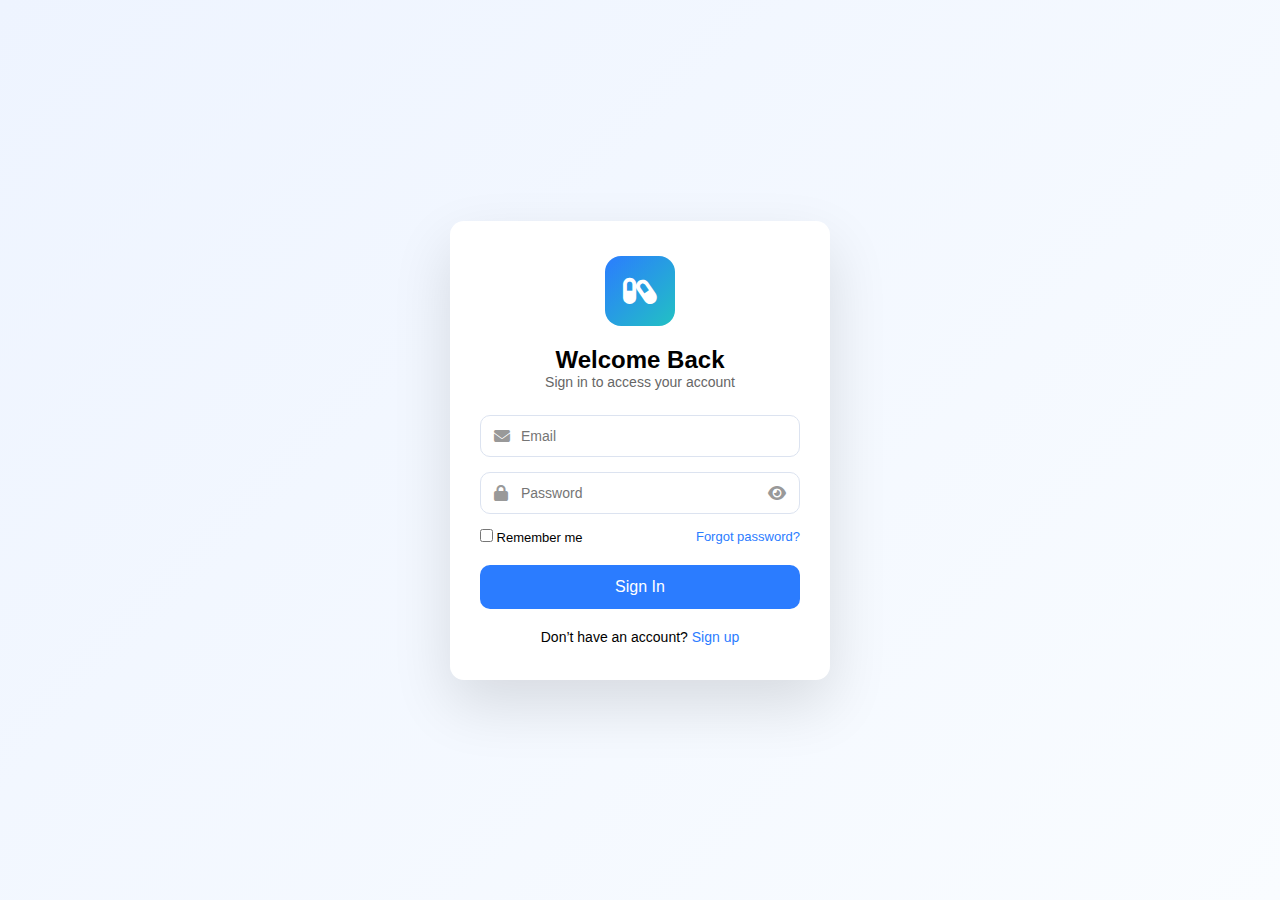
<file: PharmaInsight - Medicine Detection and Information System/main/templates/login.html>
<!DOCTYPE html>
<html lang="en">
<head>
<meta charset="UTF-8">
<title>MediScan | Login</title>
<meta name="viewport" content="width=device-width, initial-scale=1.0">
<link rel="stylesheet" href="https://cdnjs.cloudflare.com/ajax/libs/font-awesome/6.5.0/css/all.min.css">
<style>
    * {
    margin: 0;
    padding: 0;
    box-sizing: border-box;
    font-family: 'Segoe UI', sans-serif;
}

body {
    background: linear-gradient(135deg,#eef4ff,#f9fcff);
    min-height: 100vh;
    display: flex;
    justify-content: center;
    align-items: center;
}

.auth-wrapper {
    width: 100%;
    max-width: 420px;
    padding: 20px;
}

.auth-card {
    background: #fff;
    padding: 35px 30px;
    border-radius: 14px;
    box-shadow: 0 25px 60px rgba(0,0,0,.12);
    text-align: center;
}

/* Logo */
.icon {
    width: 70px;
    height: 70px;
    background: linear-gradient(135deg,#2b7cff,#22c1c3);
    margin: auto;
    border-radius: 16px;
    display: flex;
    align-items: center;
    justify-content: center;
    color: #fff;
    font-size: 30px;
    margin-bottom: 20px;
}

h2 {
    font-size: 24px;
}

.subtitle {
    font-size: 14px;
    color: #666;
    margin-bottom: 25px;
}

.input-group {
    position: relative;
    margin-bottom: 15px;
}

.input-group i {
    position: absolute;
    top: 50%;
    left: 14px;
    transform: translateY(-50%);
    color: #999;
}

.input-group .toggle {
    right: 14px;
    left: auto;
    cursor: pointer;
}

.input-group input {
    width: 100%;
    padding: 12px 40px;
    border-radius: 10px;
    border: 1px solid #dce3f0;
    outline: none;
    font-size: 14px;
}

.input-group input:focus {
    border-color: #2b7cff;
}

.checkbox {
    font-size: 13px;
    text-align: left;
    margin-bottom: 20px;
}

.options {
    display: flex;
    justify-content: space-between;
    font-size: 13px;
    margin-bottom: 20px;
}

.options a,
.checkbox a,
.switch a {
    color: #2b7cff;
    text-decoration: none;
}

.btn {
    width: 100%;
    padding: 13px;
    background: #2b7cff;
    color: #fff;
    border: none;
    border-radius: 10px;
    font-size: 16px;
    cursor: pointer;
}

.btn:hover {
    background: #1f63d1;
}

.switch {
    margin-top: 20px;
    font-size: 14px;
}

</style>
</head>

<body>

<div class="auth-wrapper">
    <div class="auth-card">

        <div class="icon">
            <i class="fa-solid fa-capsules"></i>
        </div>

        <h2>Welcome Back</h2>
        <p class="subtitle">Sign in to access your account</p>

        <form method="POST">
            <div class="input-group">
                <i class="fa fa-envelope"></i>
                <input type="email" name="email" placeholder="Email" required>
            </div>

            <div class="input-group">
                <i class="fa fa-lock"></i>
                <input type="password" name="password" id="password" placeholder="Password" required>
                <i class="fa fa-eye toggle" onclick="togglePassword()"></i>
            </div>

            <div class="options">
                <label><input type="checkbox"> Remember me</label>
                <a href="#">Forgot password?</a>
            </div>

            <button type="submit" class="btn">Sign In</button>
        </form>

        <p class="switch">
            Don’t have an account?
            <a href="/register">Sign up</a>
        </p>

    </div>
</div>

<script>
function togglePassword(){
    const pass = document.getElementById("password");
    pass.type = pass.type === "password" ? "text" : "password";
}
</script>
</body>
</html>
</file>
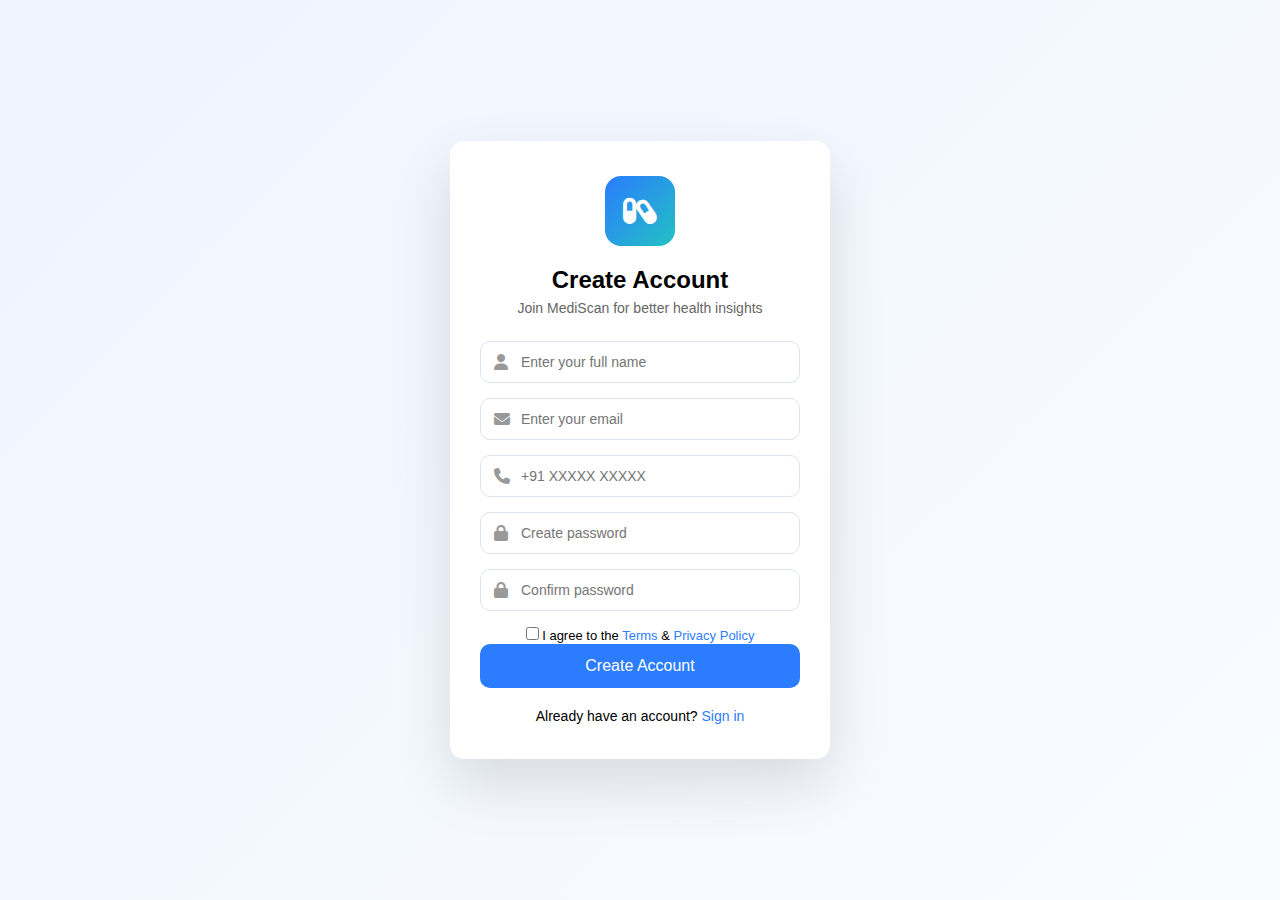
<file: PharmaInsight - Medicine Detection and Information System/main/templates/register.html>
<!DOCTYPE html>
<html lang="en">
<head>
    <meta charset="UTF-8">
    <title>MediScan | Register</title>
    <meta name="viewport" content="width=device-width, initial-scale=1.0">

    <!-- Font Awesome -->
    <link rel="stylesheet" href="https://cdnjs.cloudflare.com/ajax/libs/font-awesome/6.5.0/css/all.min.css">

    <style>
        * {
            margin: 0;
            padding: 0;
            box-sizing: border-box;
            font-family: 'Segoe UI', sans-serif;
        }

        body {
            background: linear-gradient(135deg, #eef4ff, #f9fcff);
            min-height: 100vh;
            display: flex;
            align-items: center;
            justify-content: center;
        }

        .auth-wrapper {
            width: 100%;
            max-width: 420px;
            padding: 20px;
        }

        .auth-card {
            background: #ffffff;
            padding: 35px 30px;
            border-radius: 14px;
            box-shadow: 0 25px 60px rgba(0, 0, 0, 0.12);
            text-align: center;
        }

        .icon {
            width: 70px;
            height: 70px;
            background: linear-gradient(135deg, #2b7cff, #22c1c3);
            margin: 0 auto 20px;
            border-radius: 16px;
            display: flex;
            align-items: center;
            justify-content: center;
            color: #fff;
            font-size: 30px;
        }

        h2 {
            font-size: 24px;
            margin-bottom: 6px;
        }

        .subtitle {
            font-size: 14px;
            color: #666;
            margin-bottom: 25px;
        }

        .input-group {
            position: relative;
            margin-bottom: 15px;
        }

        .input-group i {
            position: absolute;
            top: 50%;
            left: 14px;
            transform: translateY(-50%);
            color: #999;
        }

        .input-group input {
            width: 100%;
            padding: 12px 40px;
            border-radius: 10px;
            border: 1px solid #dce3f0;
            font-size: 14px;
            outline: none;
        }

        .input-group input:focus {
            border-color: #2b7cff;
        }

        .checkbox {
            font-size: 13px;
            text-align: left;
            margin: 15px 0 20px;
        }

        .checkbox a {
            color: #2b7cff;
            text-decoration: none;
        }

        .btn {
            width: 100%;
            padding: 13px;
            background: #2b7cff;
            color: #ffffff;
            border: none;
            border-radius: 10px;
            font-size: 16px;
            cursor: pointer;
        }

        .btn:hover {
            background: #1f63d1;
        }

        .switch {
            margin-top: 20px;
            font-size: 14px;
        }

        .switch a {
            color: #2b7cff;
            text-decoration: none;
            font-weight: 500;
        }
        .msg{
    display:none;
    padding:12px;
    border-radius:8px;
    font-size:14px;
    margin-bottom:15px;
}
.msg.success{
    background:#e6fffa;
    color:#047857;
}
.msg.error{
    background:#ffe5e5;
    color:#b30000;
}

    </style>
</head>

<body>

<div class="auth-wrapper">
    <div class="auth-card">

        <div class="icon">
            <i class="fa-solid fa-capsules"></i>
        </div>

        <h2>Create Account</h2>
        <p class="subtitle">Join MediScan for better health insights</p>

        <!-- ADD THIS JUST ABOVE <form> -->
        <div id="successMsg" class="msg success">Account created successfully! Redirecting...</div>
        <div id="errorMsg" class="msg error">Something went wrong!</div>

        <!-- Registration Form -->
        <form method="POST" action="/register">

            <div class="input-group">
                <i class="fa fa-user"></i>
                <input type="text" name="name" placeholder="Enter your full name" required>
            </div>

            <div class="input-group">
                <i class="fa fa-envelope"></i>
                <input type="email" name="email" placeholder="Enter your email" required>
            </div>

            <div class="input-group">
                <i class="fa fa-phone"></i>
                <input type="tel" name="phone" placeholder="+91 XXXXX XXXXX" required>
            </div>

            <div class="input-group">
                <i class="fa fa-lock"></i>
                <input type="password" name="password" placeholder="Create password" required>
            </div>

            <div class="input-group">
                <i class="fa fa-lock"></i>
                <input type="password" name="confirm_password" placeholder="Confirm password" required>
            </div>

            <label class="checkbox">
                <input type="checkbox" required>
                I agree to the <a href="#">Terms</a> & <a href="#">Privacy Policy</a>
            </label>

            <button type="submit" class="btn">Create Account</button>
        </form>

        <p class="switch">
            Already have an account?
            <a href="/login">Sign in</a>
        </p>

    </div>
</div>
<script>
    const params = new URLSearchParams(window.location.search);

    if (params.get("success")) {
        document.getElementById("successMsg").style.display = "block";
        setTimeout(() => {
            window.location.href = "/login";
        }, 2000);
    }

    if (params.get("error")) {
        document.getElementById("errorMsg").style.display = "block";
    }
</script>

</body>
</html>
</file>
